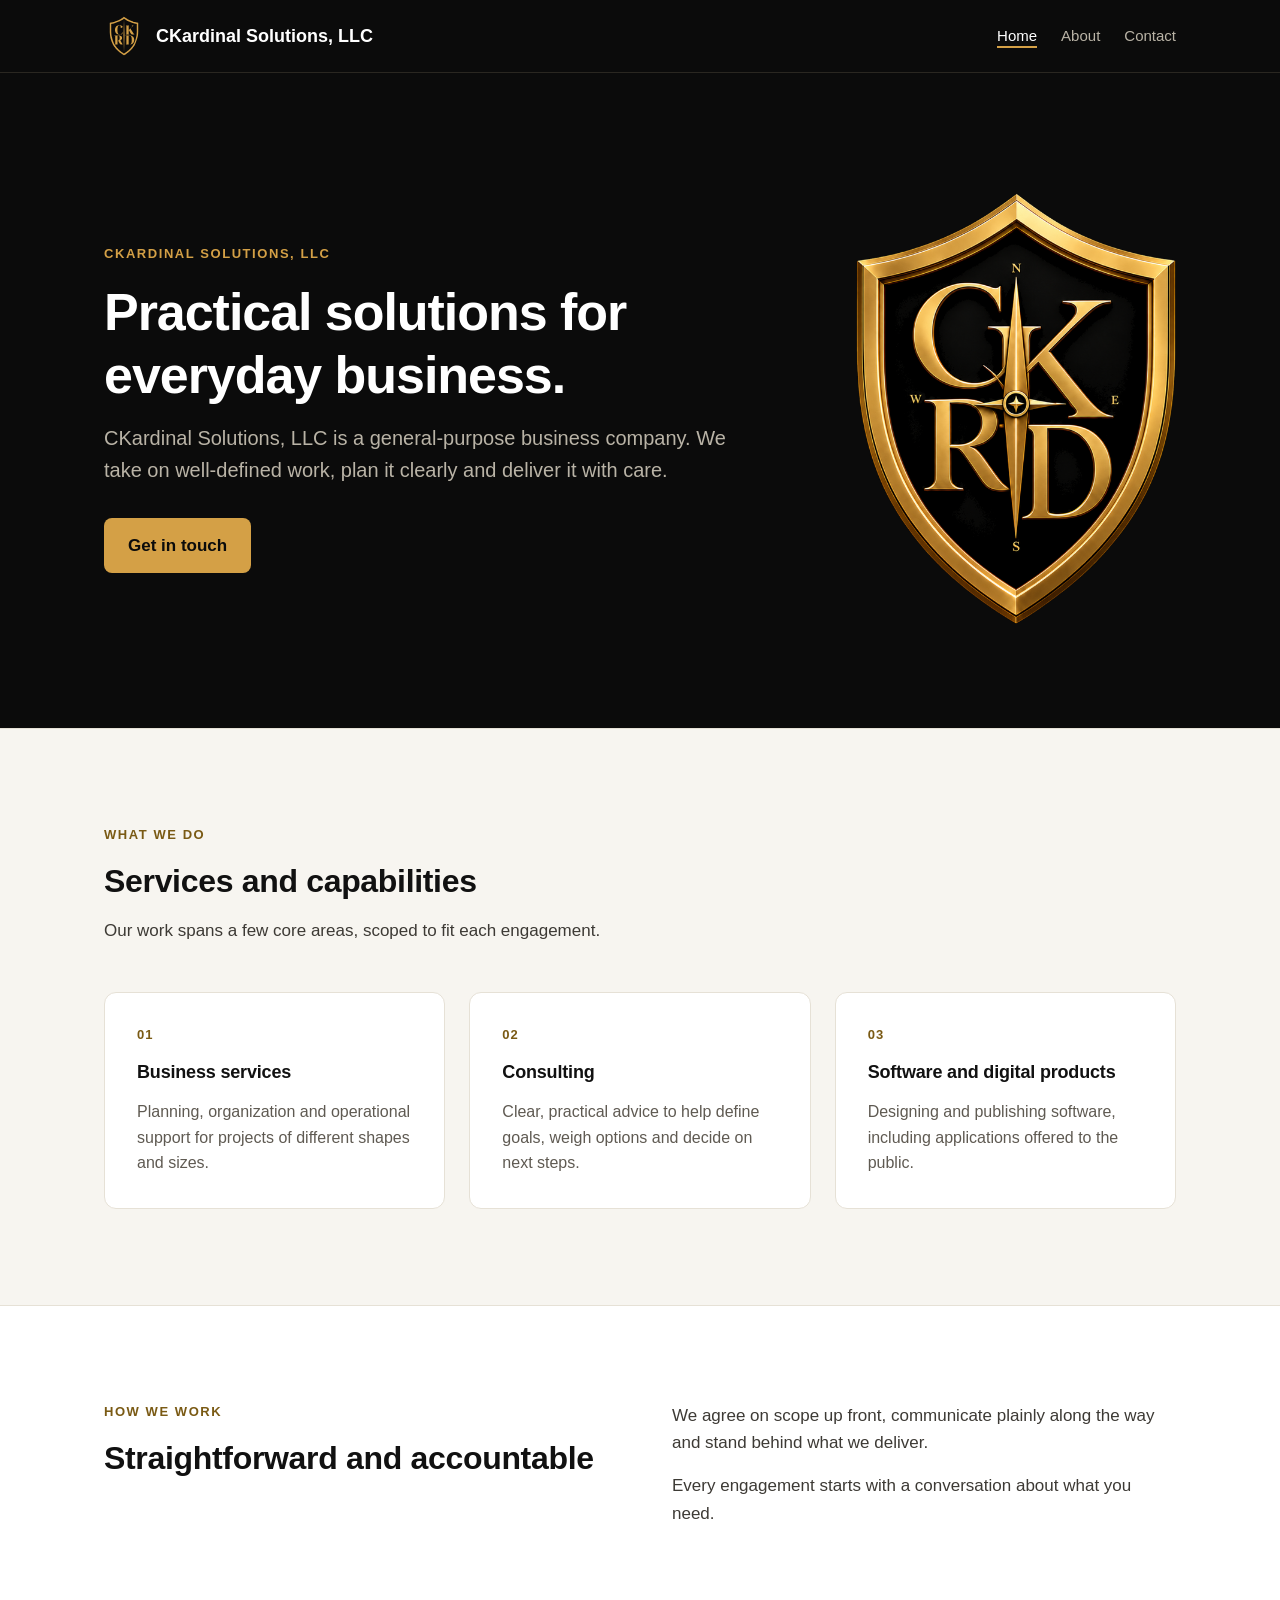
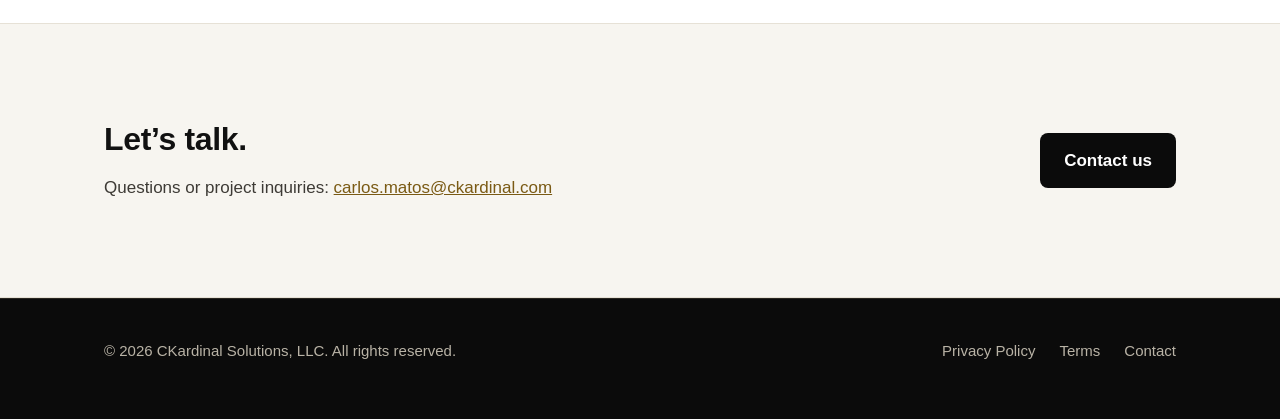
<file: index.html>
<!doctype html>
<html lang="en">
<head>
<meta charset="utf-8">
<meta name="viewport" content="width=device-width, initial-scale=1">
<title>CKardinal Solutions, LLC</title>
<meta name="description" content="CKardinal Solutions, LLC is a general-purpose business company offering business services, consulting and software.">
<link rel="icon" href="favicon.ico" sizes="32x32">
<link rel="icon" href="favicon.svg" type="image/svg+xml">
<link rel="apple-touch-icon" href="apple-touch-icon.png">
<meta name="theme-color" content="#0b0b0b">
<link rel="stylesheet" href="styles.css">
</head>
<body>
<a class="skip" href="#main">Skip to content</a>
<header><div class="wrap nav"><a class="brand" href="index.html"><img src="logo.svg" alt="" width="40" height="40">CKardinal Solutions, LLC</a><nav aria-label="Main"><ul><li><a href="index.html" aria-current="page">Home</a></li><li><a href="about.html">About</a></li><li><a href="contact.html">Contact</a></li></ul></nav></div></header>
<main id="main">
<section class="hero"><div class="wrap hero-grid"><div>
<span class="eyebrow">CKardinal Solutions, LLC</span>
<h1>Practical solutions for everyday business.</h1>
<p class="lead">CKardinal Solutions, LLC is a general-purpose business company. We take on well-defined work, plan it clearly and deliver it with care.</p>
<a class="btn" href="contact.html">Get in touch</a>
</div><div class="crest-wrap"><img class="crest" src="crest.png" alt="CKardinal Solutions, LLC crest" width="534" height="720"></div>
</div></section>
<section class="soft"><div class="wrap">
<div class="head"><span class="eyebrow">What we do</span><h2>Services and capabilities</h2><p>Our work spans a few core areas, scoped to fit each engagement.</p></div>
<div class="grid">
<div class="card"><span class="num">01</span><h3>Business services</h3><p>Planning, organization and operational support for projects of different shapes and sizes.</p></div>
<div class="card"><span class="num">02</span><h3>Consulting</h3><p>Clear, practical advice to help define goals, weigh options and decide on next steps.</p></div>
<div class="card"><span class="num">03</span><h3>Software and digital products</h3><p>Designing and publishing software, including applications offered to the public.</p></div>
</div></div></section>
<section><div class="wrap split">
<div><span class="eyebrow">How we work</span><h2>Straightforward and accountable</h2></div>
<div><p>We agree on scope up front, communicate plainly along the way and stand behind what we deliver.</p><p>Every engagement starts with a conversation about what you need.</p></div>
</div></section>
<section class="soft"><div class="wrap cta">
<div><h2>Let&rsquo;s talk.</h2><p>Questions or project inquiries: <a href="mailto:carlos.matos@ckardinal.com">carlos.matos@ckardinal.com</a></p></div>
<a class="btn btn-dark" href="contact.html">Contact us</a>
</div></section>
</main>
<footer><div class="wrap foot"><p>&copy; 2026 CKardinal Solutions, LLC. All rights reserved.</p><ul><li><a href="privacy.html">Privacy Policy</a></li><li><a href="terms.html">Terms</a></li><li><a href="contact.html">Contact</a></li></ul></div></footer>
</body>
</html>
</file>
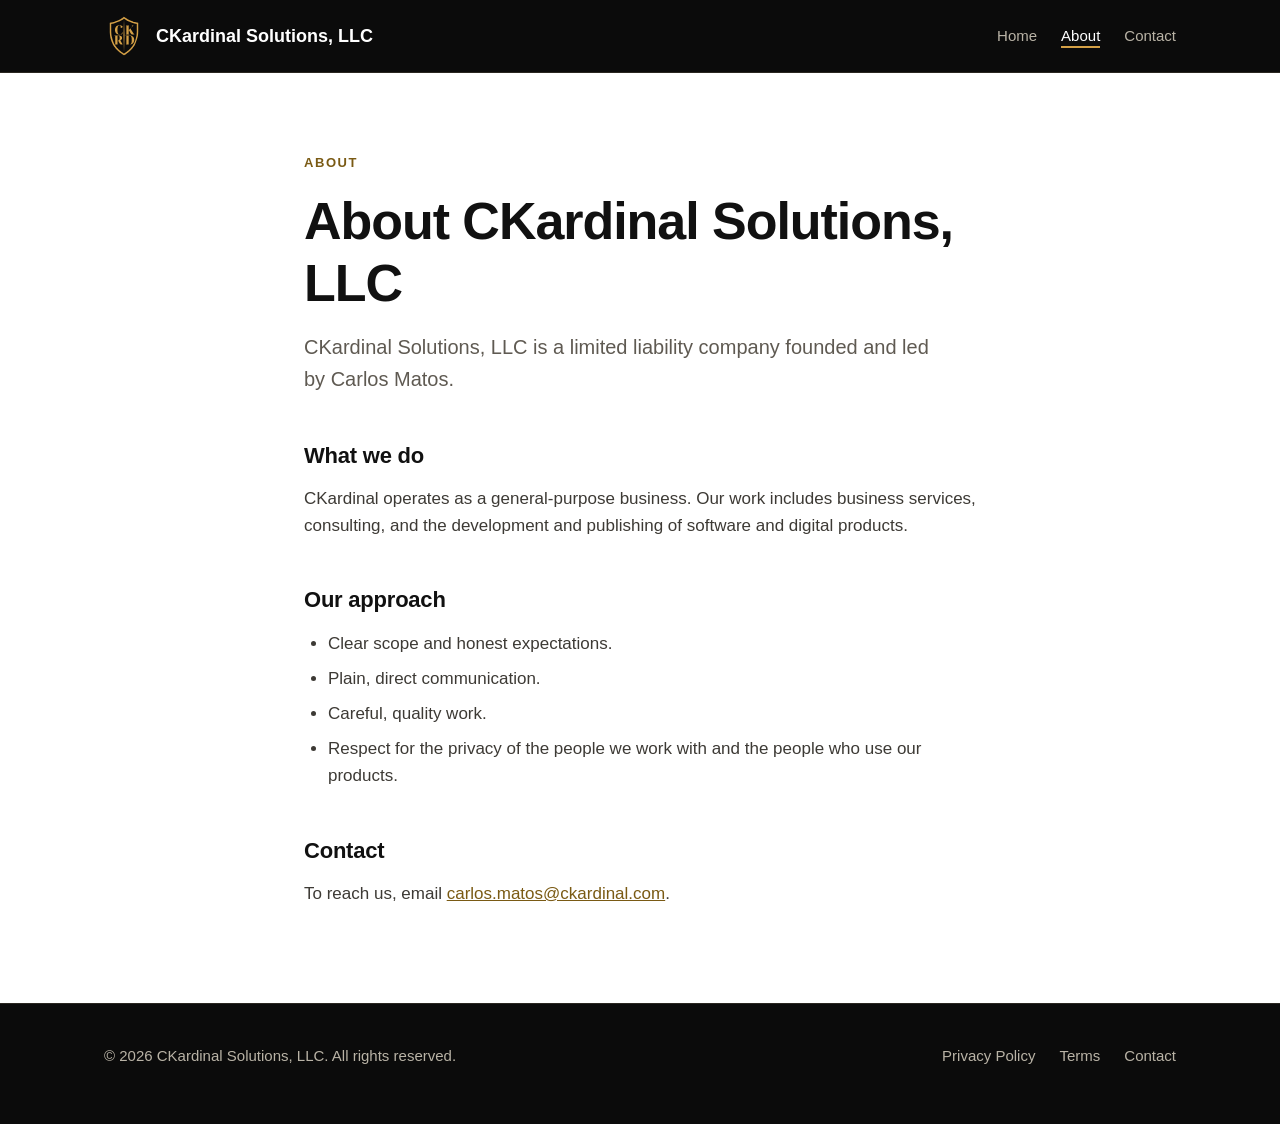
<file: about.html>
<!doctype html>
<html lang="en">
<head>
<meta charset="utf-8">
<meta name="viewport" content="width=device-width, initial-scale=1">
<title>About | CKardinal Solutions, LLC</title>
<meta name="description" content="About CKardinal Solutions, LLC.">
<link rel="icon" href="favicon.ico" sizes="32x32">
<link rel="icon" href="favicon.svg" type="image/svg+xml">
<link rel="apple-touch-icon" href="apple-touch-icon.png">
<meta name="theme-color" content="#0b0b0b">
<link rel="stylesheet" href="styles.css">
</head>
<body>
<a class="skip" href="#main">Skip to content</a>
<header><div class="wrap nav"><a class="brand" href="index.html"><img src="logo.svg" alt="" width="40" height="40">CKardinal Solutions, LLC</a><nav aria-label="Main"><ul><li><a href="index.html">Home</a></li><li><a href="about.html" aria-current="page">About</a></li><li><a href="contact.html">Contact</a></li></ul></nav></div></header>
<main id="main">
<div class="page"><div class="wrap prose">
<span class="eyebrow">About</span><h1>About CKardinal Solutions, LLC</h1>
<p class="lead">CKardinal Solutions, LLC is a limited liability company founded and led by Carlos Matos.</p>
<h2>What we do</h2>
<p>CKardinal operates as a general-purpose business. Our work includes business services, consulting, and the development and publishing of software and digital products.</p>
<h2>Our approach</h2>
<ul><li>Clear scope and honest expectations.</li><li>Plain, direct communication.</li><li>Careful, quality work.</li><li>Respect for the privacy of the people we work with and the people who use our products.</li></ul>
<h2>Contact</h2>
<p>To reach us, email <a href="mailto:carlos.matos@ckardinal.com">carlos.matos@ckardinal.com</a>.</p>
</div></div>
</main>
<footer><div class="wrap foot"><p>&copy; 2026 CKardinal Solutions, LLC. All rights reserved.</p><ul><li><a href="privacy.html">Privacy Policy</a></li><li><a href="terms.html">Terms</a></li><li><a href="contact.html">Contact</a></li></ul></div></footer>
</body>
</html>
</file>
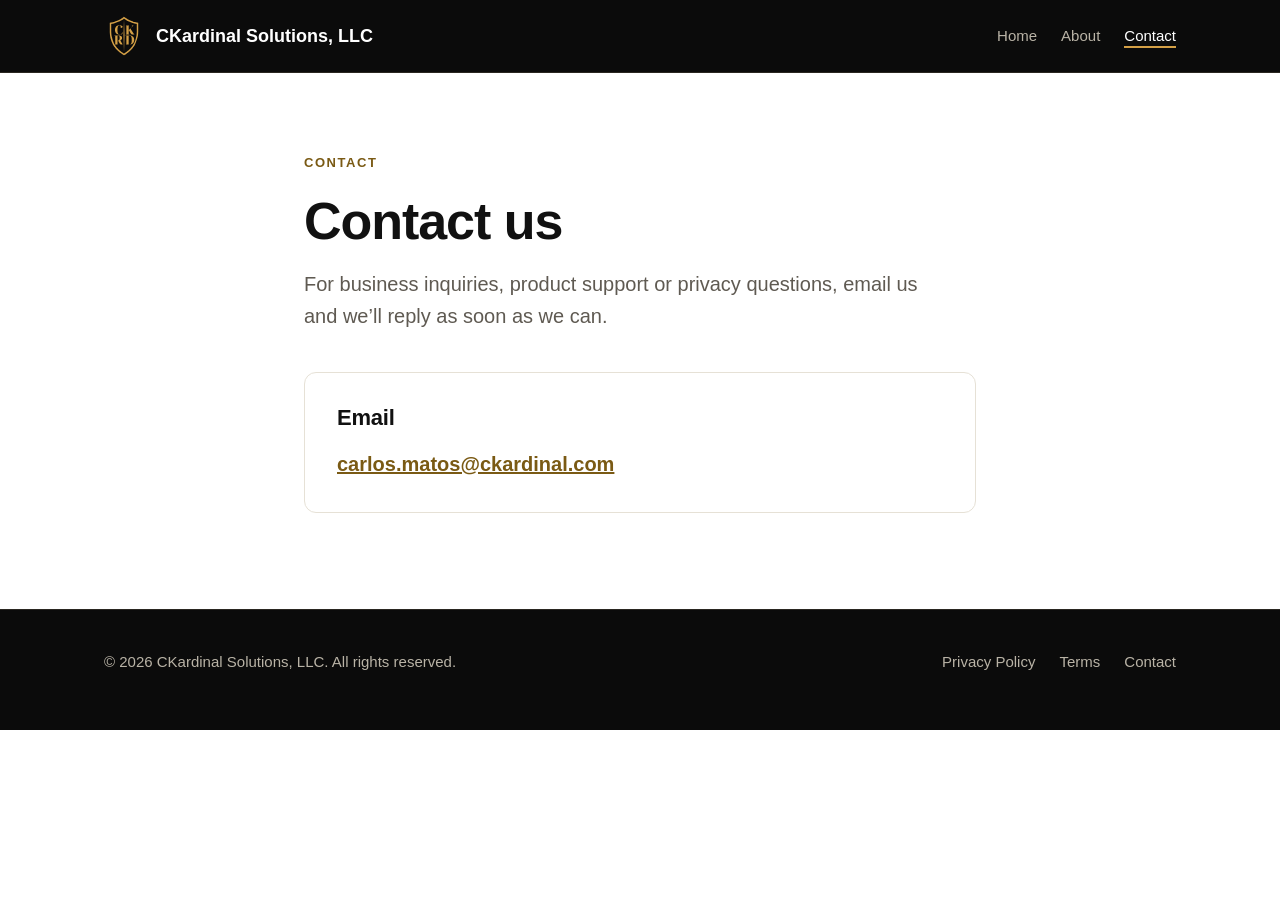
<file: contact.html>
<!doctype html>
<html lang="en">
<head>
<meta charset="utf-8">
<meta name="viewport" content="width=device-width, initial-scale=1">
<title>Contact | CKardinal Solutions, LLC</title>
<meta name="description" content="Contact CKardinal Solutions, LLC.">
<link rel="icon" href="favicon.ico" sizes="32x32">
<link rel="icon" href="favicon.svg" type="image/svg+xml">
<link rel="apple-touch-icon" href="apple-touch-icon.png">
<meta name="theme-color" content="#0b0b0b">
<link rel="stylesheet" href="styles.css">
</head>
<body>
<a class="skip" href="#main">Skip to content</a>
<header><div class="wrap nav"><a class="brand" href="index.html"><img src="logo.svg" alt="" width="40" height="40">CKardinal Solutions, LLC</a><nav aria-label="Main"><ul><li><a href="index.html">Home</a></li><li><a href="about.html">About</a></li><li><a href="contact.html" aria-current="page">Contact</a></li></ul></nav></div></header>
<main id="main">
<div class="page"><div class="wrap prose">
<span class="eyebrow">Contact</span><h1>Contact us</h1>
<p class="lead">For business inquiries, product support or privacy questions, email us and we&rsquo;ll reply as soon as we can.</p>
<div class="contact-box"><h2 style="margin-top:0">Email</h2><p><a href="mailto:carlos.matos@ckardinal.com">carlos.matos@ckardinal.com</a></p></div>
</div></div>
</main>
<footer><div class="wrap foot"><p>&copy; 2026 CKardinal Solutions, LLC. All rights reserved.</p><ul><li><a href="privacy.html">Privacy Policy</a></li><li><a href="terms.html">Terms</a></li><li><a href="contact.html">Contact</a></li></ul></div></footer>
</body>
</html>
</file>
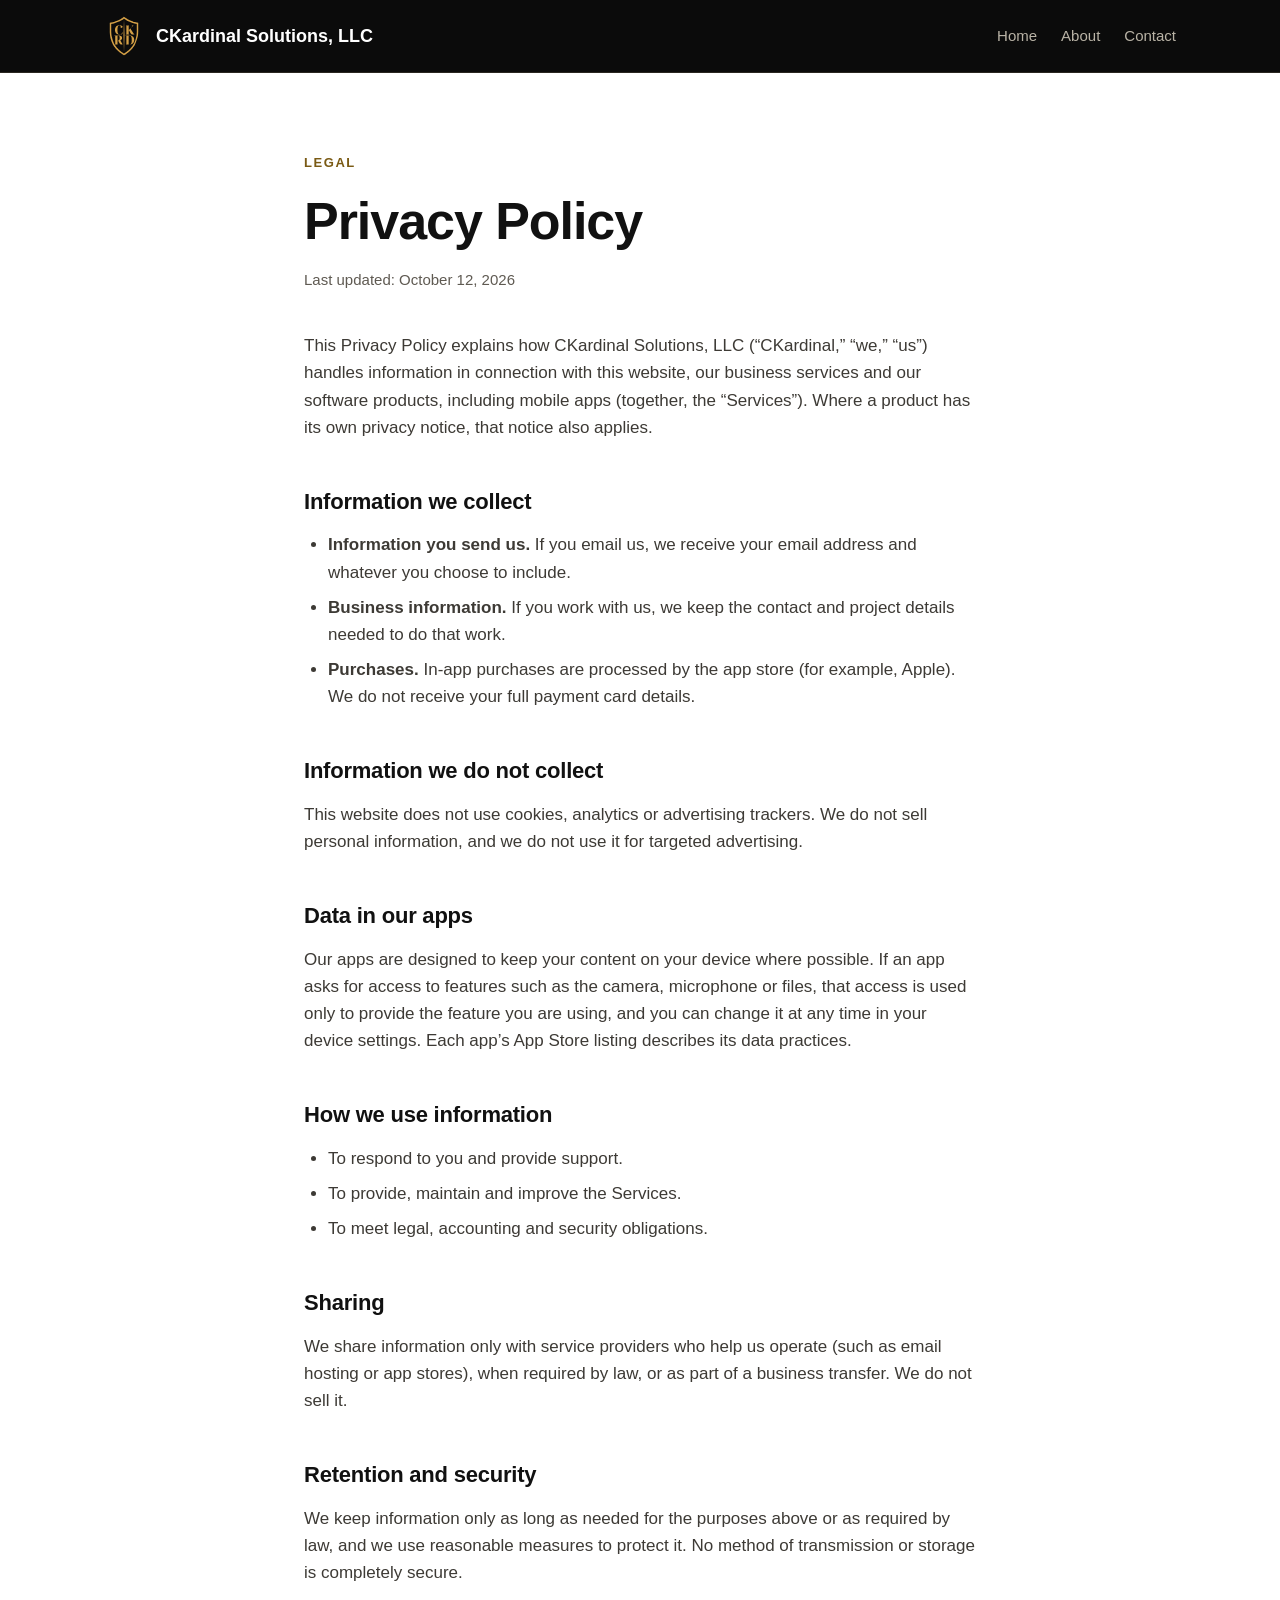
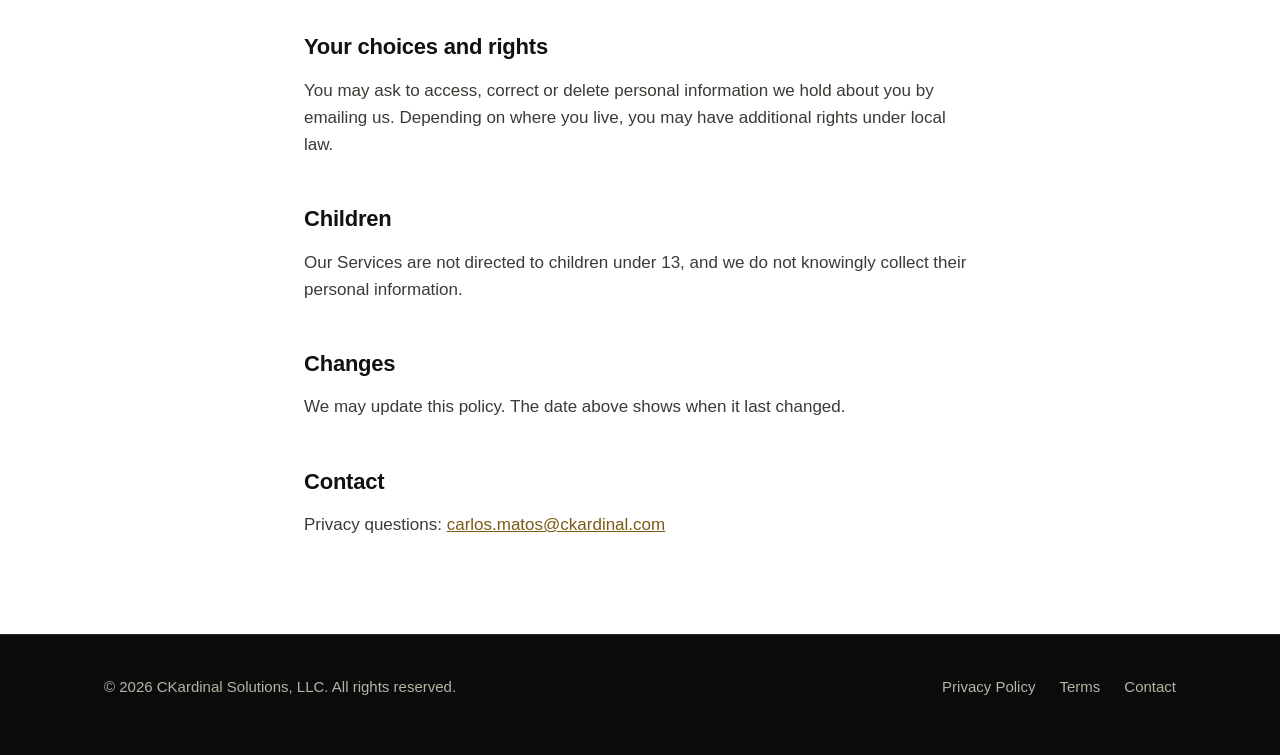
<file: privacy.html>
<!doctype html>
<html lang="en">
<head>
<meta charset="utf-8">
<meta name="viewport" content="width=device-width, initial-scale=1">
<title>Privacy Policy | CKardinal Solutions, LLC</title>
<meta name="description" content="Privacy Policy for CKardinal Solutions, LLC.">
<link rel="icon" href="favicon.ico" sizes="32x32">
<link rel="icon" href="favicon.svg" type="image/svg+xml">
<link rel="apple-touch-icon" href="apple-touch-icon.png">
<meta name="theme-color" content="#0b0b0b">
<link rel="stylesheet" href="styles.css">
</head>
<body>
<a class="skip" href="#main">Skip to content</a>
<header><div class="wrap nav"><a class="brand" href="index.html"><img src="logo.svg" alt="" width="40" height="40">CKardinal Solutions, LLC</a><nav aria-label="Main"><ul><li><a href="index.html">Home</a></li><li><a href="about.html">About</a></li><li><a href="contact.html">Contact</a></li></ul></nav></div></header>
<main id="main">
<div class="page"><div class="wrap prose">
<span class="eyebrow">Legal</span><h1>Privacy Policy</h1>
<p class="meta">Last updated: October 12, 2026</p>
<p>This Privacy Policy explains how CKardinal Solutions, LLC (&ldquo;CKardinal,&rdquo; &ldquo;we,&rdquo; &ldquo;us&rdquo;) handles information in connection with this website, our business services and our software products, including mobile apps (together, the &ldquo;Services&rdquo;). Where a product has its own privacy notice, that notice also applies.</p>
<h2>Information we collect</h2>
<ul><li><strong>Information you send us.</strong> If you email us, we receive your email address and whatever you choose to include.</li>
<li><strong>Business information.</strong> If you work with us, we keep the contact and project details needed to do that work.</li>
<li><strong>Purchases.</strong> In-app purchases are processed by the app store (for example, Apple). We do not receive your full payment card details.</li></ul>
<h2>Information we do not collect</h2>
<p>This website does not use cookies, analytics or advertising trackers. We do not sell personal information, and we do not use it for targeted advertising.</p>
<h2>Data in our apps</h2>
<p>Our apps are designed to keep your content on your device where possible. If an app asks for access to features such as the camera, microphone or files, that access is used only to provide the feature you are using, and you can change it at any time in your device settings. Each app&rsquo;s App Store listing describes its data practices.</p>
<h2>How we use information</h2>
<ul><li>To respond to you and provide support.</li><li>To provide, maintain and improve the Services.</li><li>To meet legal, accounting and security obligations.</li></ul>
<h2>Sharing</h2>
<p>We share information only with service providers who help us operate (such as email hosting or app stores), when required by law, or as part of a business transfer. We do not sell it.</p>
<h2>Retention and security</h2>
<p>We keep information only as long as needed for the purposes above or as required by law, and we use reasonable measures to protect it. No method of transmission or storage is completely secure.</p>
<h2>Your choices and rights</h2>
<p>You may ask to access, correct or delete personal information we hold about you by emailing us. Depending on where you live, you may have additional rights under local law.</p>
<h2>Children</h2>
<p>Our Services are not directed to children under 13, and we do not knowingly collect their personal information.</p>
<h2>Changes</h2>
<p>We may update this policy. The date above shows when it last changed.</p>
<h2>Contact</h2>
<p>Privacy questions: <a href="mailto:carlos.matos@ckardinal.com">carlos.matos@ckardinal.com</a></p>
</div></div>
</main>
<footer><div class="wrap foot"><p>&copy; 2026 CKardinal Solutions, LLC. All rights reserved.</p><ul><li><a href="privacy.html">Privacy Policy</a></li><li><a href="terms.html">Terms</a></li><li><a href="contact.html">Contact</a></li></ul></div></footer>
</body>
</html>
</file>
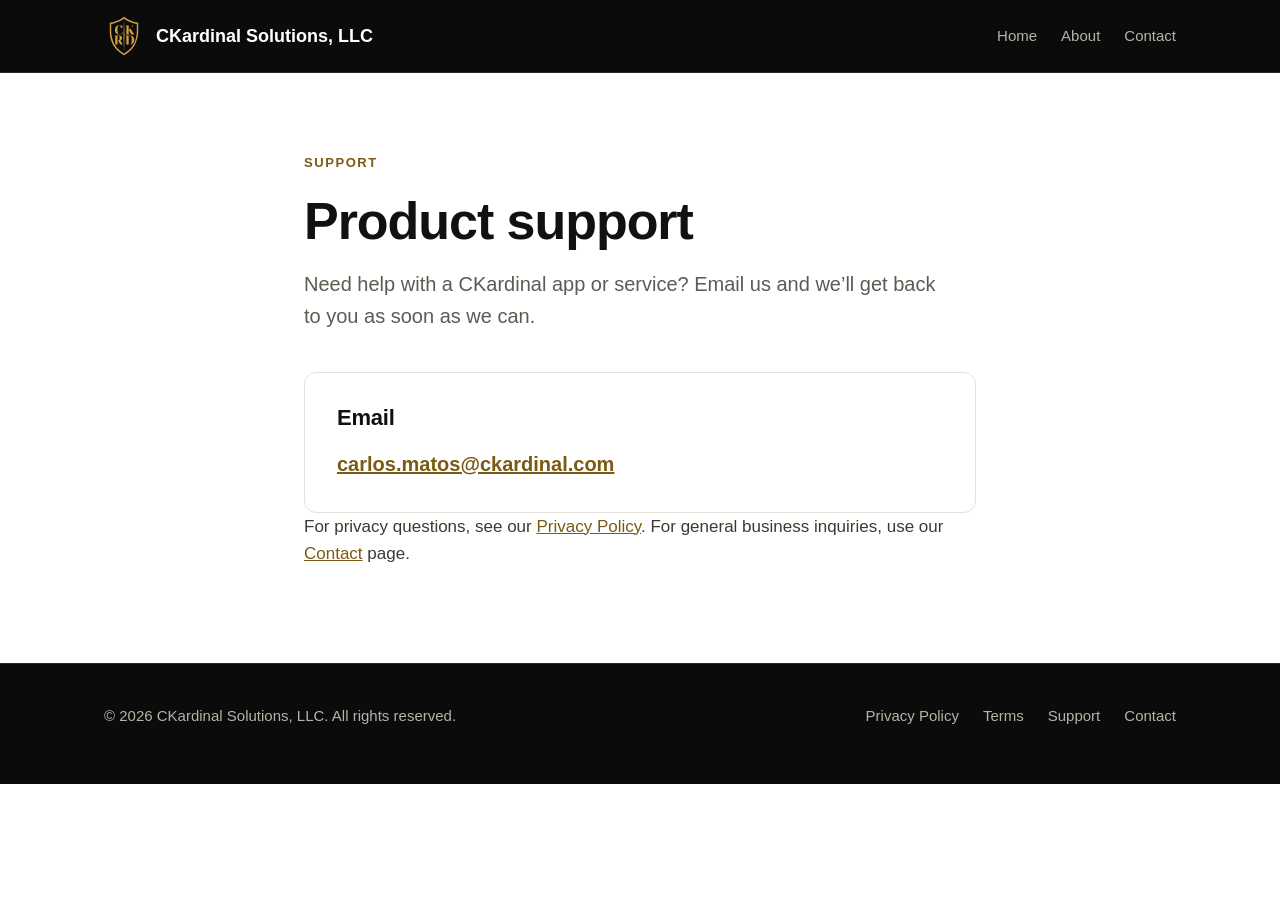
<file: support.html>
<!doctype html>
<html lang="en">
<head>
<meta charset="utf-8">
<meta name="viewport" content="width=device-width, initial-scale=1">
<title>Support | CKardinal Solutions, LLC</title>
<meta name="description" content="Product support for CKardinal Solutions, LLC apps and services.">
<link rel="icon" href="favicon.ico" sizes="32x32">
<link rel="icon" href="favicon.svg" type="image/svg+xml">
<link rel="apple-touch-icon" href="apple-touch-icon.png">
<meta name="theme-color" content="#0b0b0b">
<link rel="stylesheet" href="styles.css">
</head>
<body>
<a class="skip" href="#main">Skip to content</a>
<header><div class="wrap nav"><a class="brand" href="index.html"><img src="logo.svg" alt="" width="40" height="40">CKardinal Solutions, LLC</a><nav aria-label="Main"><ul><li><a href="index.html">Home</a></li><li><a href="about.html">About</a></li><li><a href="contact.html">Contact</a></li></ul></nav></div></header>
<main id="main">
<div class="page"><div class="wrap prose">
<span class="eyebrow">Support</span><h1>Product support</h1>
<p class="lead">Need help with a CKardinal app or service? Email us and we&rsquo;ll get back to you as soon as we can.</p>
<div class="contact-box"><h2 style="margin-top:0">Email</h2><p><a href="mailto:carlos.matos@ckardinal.com">carlos.matos@ckardinal.com</a></p></div>
<p>For privacy questions, see our <a href="privacy.html">Privacy Policy</a>. For general business inquiries, use our <a href="contact.html">Contact</a> page.</p>
</div></div>
</main>
<footer><div class="wrap foot"><p>&copy; 2026 CKardinal Solutions, LLC. All rights reserved.</p><ul><li><a href="privacy.html">Privacy Policy</a></li><li><a href="terms.html">Terms</a></li><li><a href="support.html">Support</a></li><li><a href="contact.html">Contact</a></li></ul></div></footer>
</body>
</html>
</file>
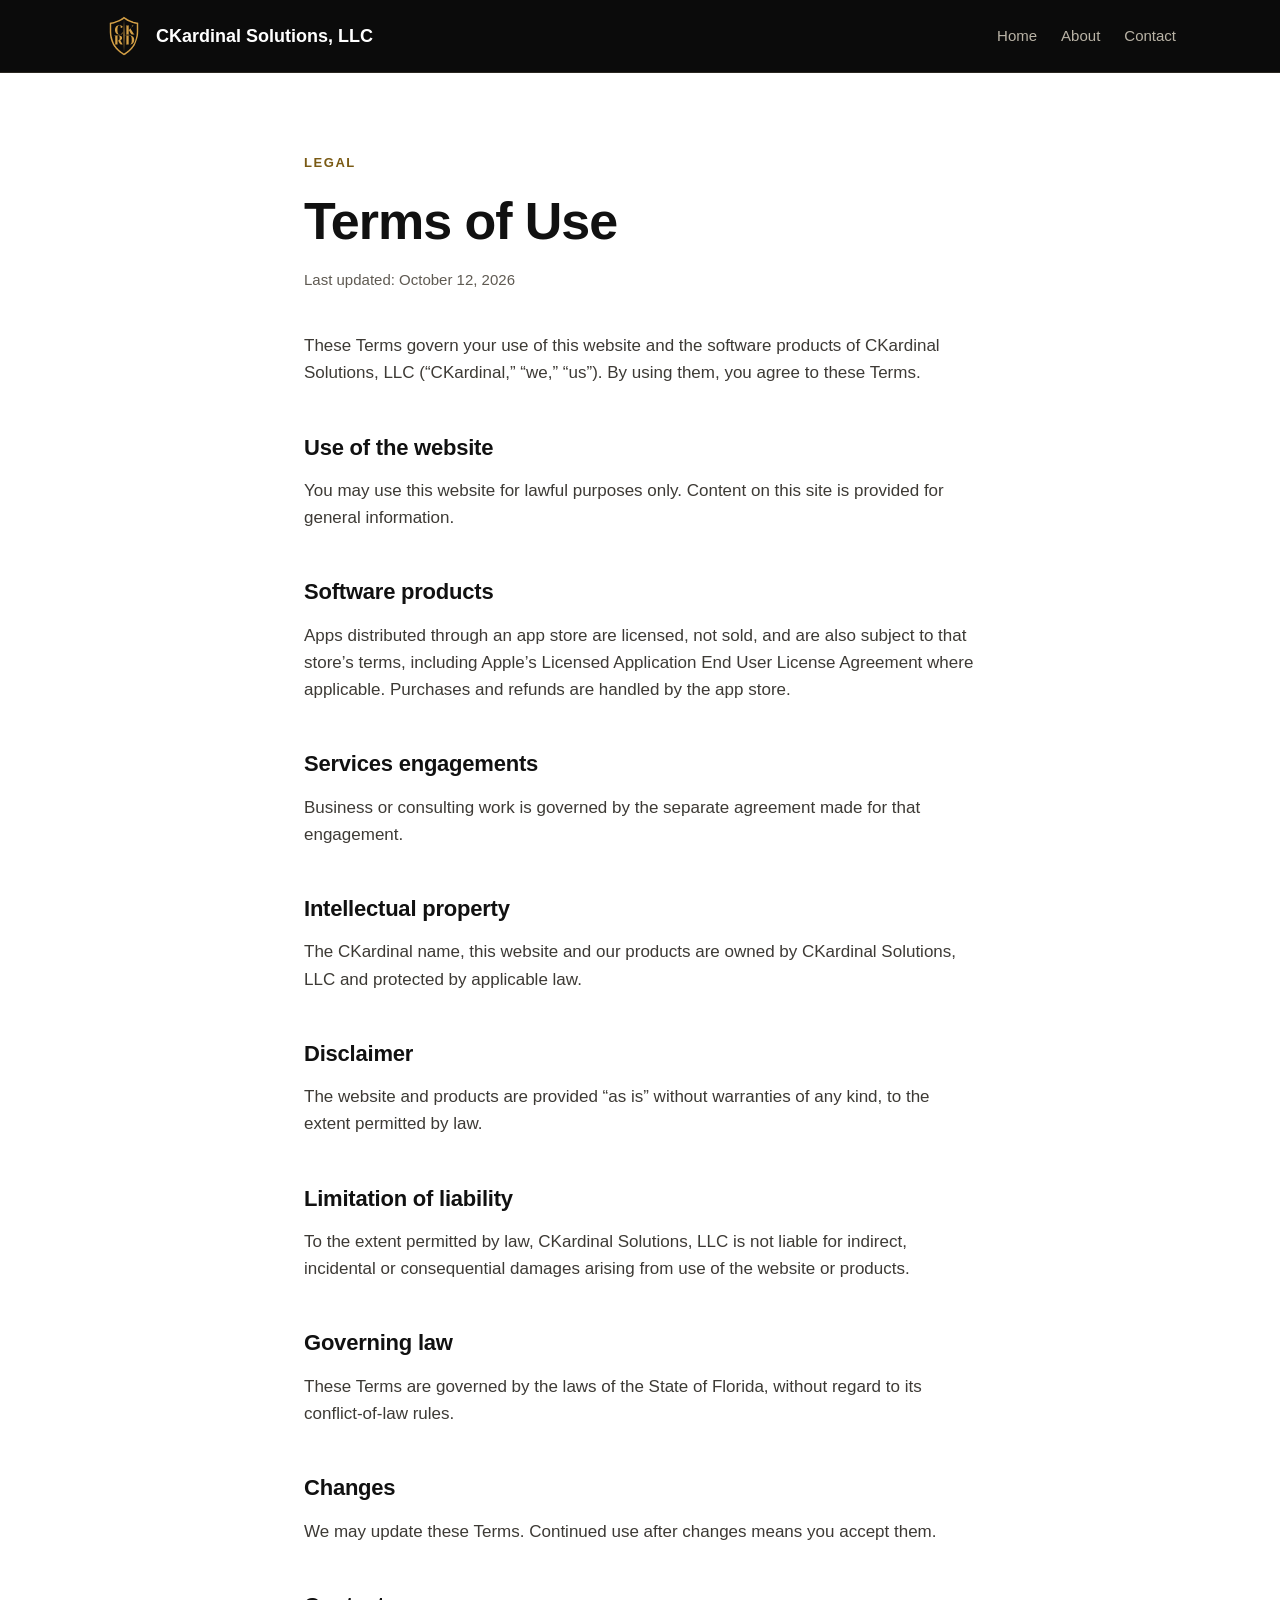
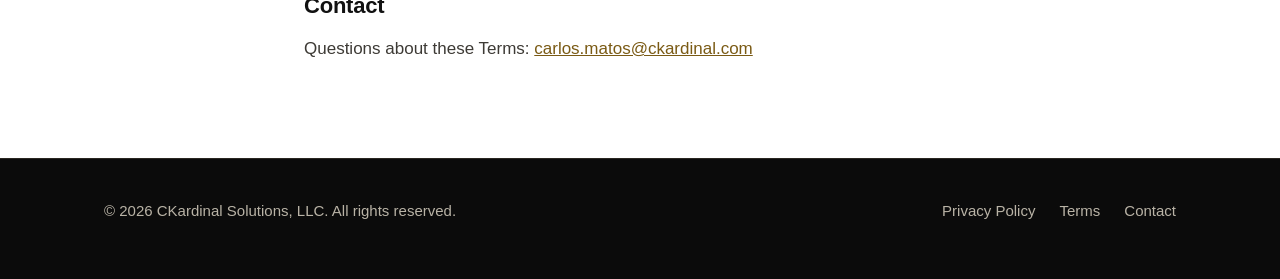
<file: terms.html>
<!doctype html>
<html lang="en">
<head>
<meta charset="utf-8">
<meta name="viewport" content="width=device-width, initial-scale=1">
<title>Terms of Use | CKardinal Solutions, LLC</title>
<meta name="description" content="Terms of Use for CKardinal Solutions, LLC.">
<link rel="icon" href="favicon.ico" sizes="32x32">
<link rel="icon" href="favicon.svg" type="image/svg+xml">
<link rel="apple-touch-icon" href="apple-touch-icon.png">
<meta name="theme-color" content="#0b0b0b">
<link rel="stylesheet" href="styles.css">
</head>
<body>
<a class="skip" href="#main">Skip to content</a>
<header><div class="wrap nav"><a class="brand" href="index.html"><img src="logo.svg" alt="" width="40" height="40">CKardinal Solutions, LLC</a><nav aria-label="Main"><ul><li><a href="index.html">Home</a></li><li><a href="about.html">About</a></li><li><a href="contact.html">Contact</a></li></ul></nav></div></header>
<main id="main">
<div class="page"><div class="wrap prose">
<span class="eyebrow">Legal</span><h1>Terms of Use</h1>
<p class="meta">Last updated: October 12, 2026</p>
<p>These Terms govern your use of this website and the software products of CKardinal Solutions, LLC (&ldquo;CKardinal,&rdquo; &ldquo;we,&rdquo; &ldquo;us&rdquo;). By using them, you agree to these Terms.</p>
<h2>Use of the website</h2>
<p>You may use this website for lawful purposes only. Content on this site is provided for general information.</p>
<h2>Software products</h2>
<p>Apps distributed through an app store are licensed, not sold, and are also subject to that store&rsquo;s terms, including Apple&rsquo;s Licensed Application End User License Agreement where applicable. Purchases and refunds are handled by the app store.</p>
<h2>Services engagements</h2>
<p>Business or consulting work is governed by the separate agreement made for that engagement.</p>
<h2>Intellectual property</h2>
<p>The CKardinal name, this website and our products are owned by CKardinal Solutions, LLC and protected by applicable law.</p>
<h2>Disclaimer</h2>
<p>The website and products are provided &ldquo;as is&rdquo; without warranties of any kind, to the extent permitted by law.</p>
<h2>Limitation of liability</h2>
<p>To the extent permitted by law, CKardinal Solutions, LLC is not liable for indirect, incidental or consequential damages arising from use of the website or products.</p>
<h2>Governing law</h2>
<p>These Terms are governed by the laws of the State of Florida, without regard to its conflict-of-law rules.</p>
<h2>Changes</h2>
<p>We may update these Terms. Continued use after changes means you accept them.</p>
<h2>Contact</h2>
<p>Questions about these Terms: <a href="mailto:carlos.matos@ckardinal.com">carlos.matos@ckardinal.com</a></p>
</div></div>
</main>
<footer><div class="wrap foot"><p>&copy; 2026 CKardinal Solutions, LLC. All rights reserved.</p><ul><li><a href="privacy.html">Privacy Policy</a></li><li><a href="terms.html">Terms</a></li><li><a href="contact.html">Contact</a></li></ul></div></footer>
</body>
</html>
</file>
<file: styles.css>
:root{--ink:#111111;--body:#3d3a35;--muted:#5f5a52;--line:#e6e1d6;--bg:#fff;--soft:#f7f5f0;--accent:#D4A046;--accent-dark:#7a5a14;--night:#0b0b0b;--night-line:#2a2721;--on-night:#e9e4d8;--on-night-muted:#b9b3a6;--max:1120px;--pad:24px}
*,*::before,*::after{box-sizing:border-box}
html{-webkit-text-size-adjust:100%}
body{margin:0;font-family:-apple-system,BlinkMacSystemFont,"Segoe UI",Roboto,"Helvetica Neue",Arial,sans-serif;font-size:17px;line-height:1.6;color:var(--body);background:var(--bg)}
h1,h2,h3{color:var(--ink);line-height:1.2;margin:0 0 16px;letter-spacing:-.01em}
h1{font-size:clamp(2rem,5vw,3.25rem);letter-spacing:-.02em}
h2{font-size:clamp(1.5rem,3vw,2rem)}
h3{font-size:1.125rem}
p{margin:0 0 16px}
p:last-child{margin-bottom:0}
a{color:var(--accent-dark)}
a:focus-visible,.btn:focus-visible{outline:3px solid var(--accent);outline-offset:3px;border-radius:4px}
.wrap{max-width:var(--max);margin:0 auto;padding:0 var(--pad)}
.skip{position:absolute;left:-9999px}
.skip:focus{left:16px;top:16px;background:#fff;padding:8px 16px;z-index:10}
header{border-bottom:1px solid var(--line)}
.nav{display:flex;align-items:center;justify-content:space-between;gap:24px;min-height:72px;flex-wrap:wrap;padding-top:12px;padding-bottom:12px}
.brand{display:flex;align-items:center;gap:12px;text-decoration:none;color:var(--ink);font-weight:700;font-size:1.125rem}
.brand img{width:32px;height:32px}
nav ul{display:flex;gap:24px;list-style:none;margin:0;padding:0;flex-wrap:wrap}
nav a{color:var(--body);text-decoration:none;font-size:.9375rem;font-weight:500;padding:4px 0}
nav a:hover,nav a[aria-current=page]{color:var(--ink);box-shadow:inset 0 -2px 0 var(--accent)}
section{padding:96px 0}
.hero{padding:120px 0 104px}
.eyebrow{display:block;font-size:.8125rem;font-weight:600;letter-spacing:.12em;text-transform:uppercase;color:var(--accent-dark);margin-bottom:16px}
.lead{font-size:1.25rem;max-width:640px;color:var(--muted);margin-bottom:32px}
.btn{display:inline-block;background:var(--ink);color:#fff;text-decoration:none;font-weight:600;padding:14px 24px;border-radius:8px}
.btn:hover{background:#0a1426}
.soft{background:var(--soft);border-top:1px solid var(--line);border-bottom:1px solid var(--line)}
.head{max-width:640px;margin-bottom:48px}
.grid{display:grid;grid-template-columns:repeat(3,1fr);gap:24px}
.card{background:#fff;border:1px solid var(--line);border-radius:12px;padding:32px}
.card .num{display:block;font-size:.8125rem;font-weight:700;color:var(--accent-dark);margin-bottom:16px;letter-spacing:.08em}
.card p{color:var(--muted);font-size:1rem}
.split{display:grid;grid-template-columns:1fr 1fr;gap:64px;align-items:start}
.cta{display:flex;justify-content:space-between;align-items:center;gap:32px;flex-wrap:wrap}
.page{padding:80px 0 96px}
.prose{max-width:720px}
.prose h2{font-size:1.375rem;margin-top:48px}
.prose ul{padding-left:24px;margin:0 0 16px}
.prose li{margin-bottom:8px}
.meta{color:var(--muted);font-size:.9375rem;margin-bottom:40px}
.contact-box{border:1px solid var(--line);border-radius:12px;padding:32px;max-width:720px;margin-top:40px}
.contact-box a{font-size:1.25rem;font-weight:600;word-break:break-all}
footer{border-top:1px solid var(--line);padding:40px 0;font-size:.9375rem;color:var(--muted)}
.foot{display:flex;justify-content:space-between;gap:24px;flex-wrap:wrap}
footer ul{display:flex;gap:24px;list-style:none;margin:0;padding:0;flex-wrap:wrap}
footer a{color:var(--muted);text-decoration:none}
footer a:hover{color:var(--ink)}
@media (max-width:860px){.grid{grid-template-columns:1fr}.split{grid-template-columns:1fr;gap:32px}}
@media (max-width:600px){:root{--pad:20px}section{padding:64px 0}.hero{padding:72px 0 64px}.page{padding:56px 0 72px}.head{margin-bottom:32px}.card{padding:24px}.lead{font-size:1.125rem}nav ul{gap:20px}.nav{justify-content:flex-start;gap:12px}}
@media (prefers-reduced-motion:reduce){*{transition:none!important}}
.split h2{margin-bottom:0}
@media (max-width:600px){.nav{justify-content:space-between}nav ul{gap:16px}.split{gap:24px}}

header{background:var(--night);border-bottom:1px solid var(--night-line)}
.brand{color:#fff}
.brand img{width:auto;height:40px}
nav a{color:var(--on-night-muted)}
nav a:hover,nav a[aria-current=page]{color:#fff;box-shadow:inset 0 -2px 0 var(--accent)}
.hero{background:var(--night);color:var(--on-night)}
.hero h1{color:#fff}
.hero .eyebrow{color:var(--accent)}
.hero .lead{color:var(--on-night-muted)}
.hero-grid{display:grid;grid-template-columns:1fr 320px;gap:64px;align-items:center}
.crest{width:100%;height:auto;display:block}
.btn{background:var(--accent);color:var(--night)}
.btn:hover{background:#e2b25a}
.btn-dark{background:var(--night);color:#fff}
.btn-dark:hover{background:#262626}
a:focus-visible,.btn:focus-visible{outline-color:var(--accent)}
footer{background:var(--night);border-top:1px solid var(--night-line);color:var(--on-night-muted)}
footer a{color:var(--on-night-muted)}
footer a:hover{color:#fff}
.card .num{color:var(--accent-dark)}
@media (max-width:860px){.hero-grid{grid-template-columns:1fr;gap:40px}.crest-wrap{order:-1;width:160px}}
@media (max-width:600px){.brand img{height:36px}.crest-wrap{width:128px}}
</file>
